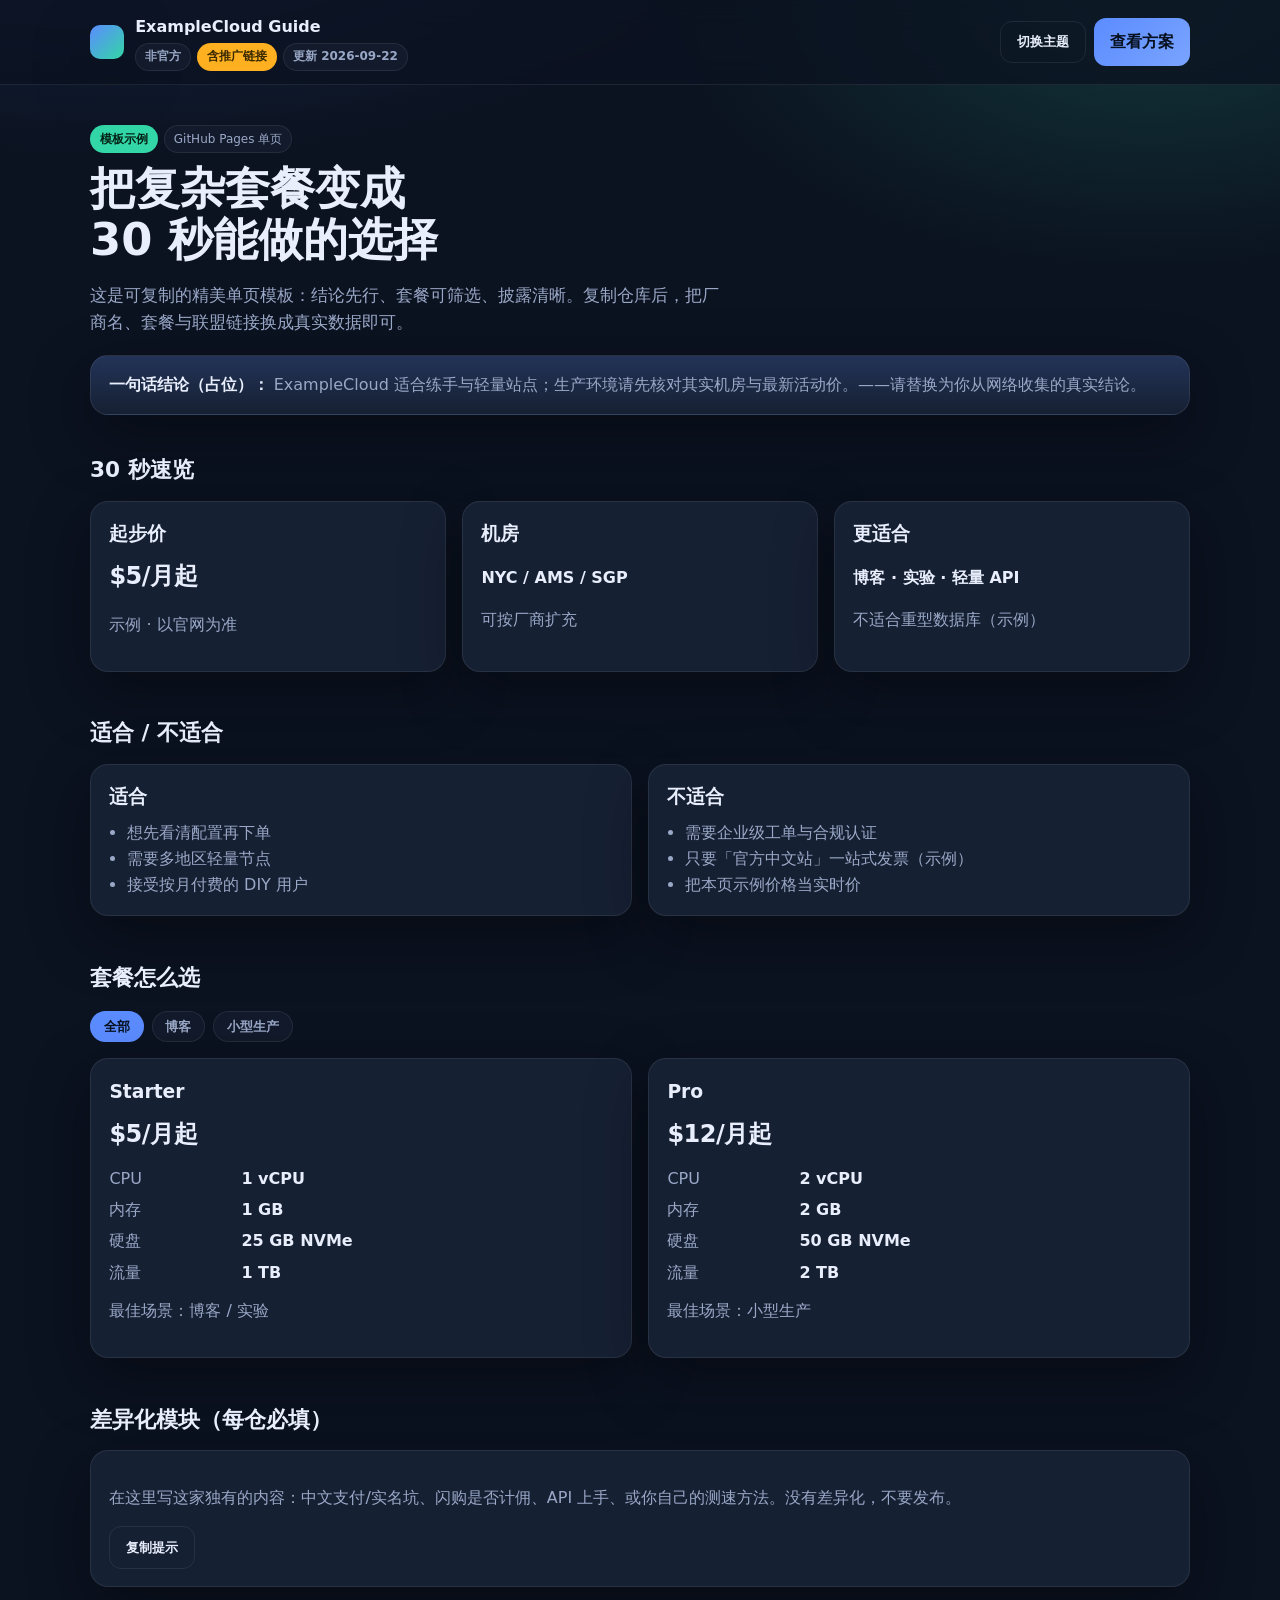
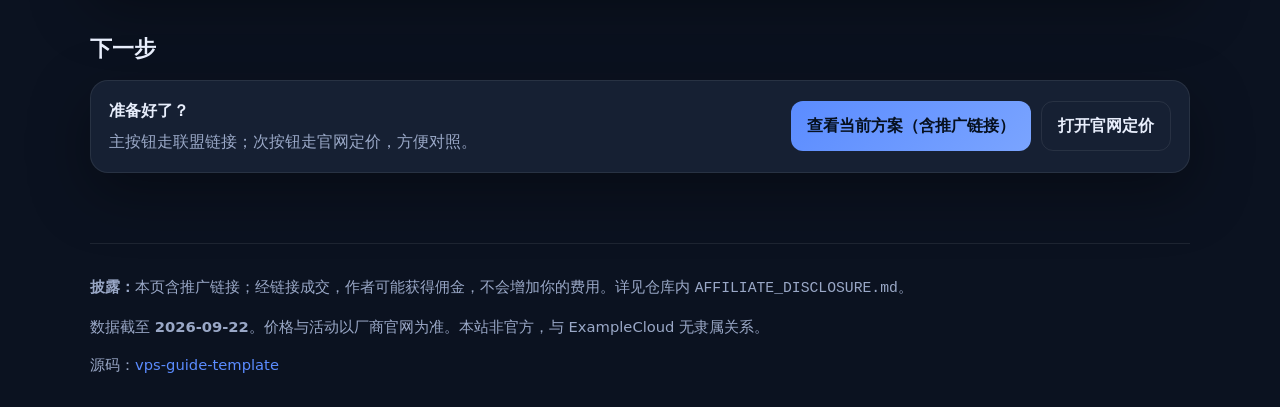
<file: site/index.html>
<!DOCTYPE html>
<html lang="zh-CN" data-theme="dark">
<head>
  <meta charset="UTF-8" />
  <meta name="viewport" content="width=device-width, initial-scale=1" />
  <title>ExampleCloud 非官方选购指南｜VPS Guide Template</title>
  <meta name="description" content="非官方选购与评测指南模板。含推广链接披露。数据请按官网最新信息更新。" />
  <meta name="robots" content="index,follow" />
  <link rel="stylesheet" href="./assets/style.css" />
</head>
<body>
  <header class="topbar">
    <div class="wrap topbar-inner">
      <div class="brand">
        <div class="logo" aria-hidden="true"></div>
        <div>
          <div>ExampleCloud Guide</div>
          <div class="badge-row" style="margin-top:.25rem">
            <span class="badge">非官方</span>
            <span class="badge warn">含推广链接</span>
            <span class="badge">更新 2026-09-22</span>
          </div>
        </div>
      </div>
      <div style="display:flex;gap:.5rem;align-items:center">
        <button class="btn btn-ghost" id="themeToggle" type="button">切换主题</button>
        <a class="btn btn-primary" href="#cta" rel="sponsored noopener">查看方案</a>
      </div>
    </div>
  </header>

  <main class="wrap">
    <section class="hero">
      <div class="badge-row">
        <span class="badge accent">模板示例</span>
        <span class="badge">GitHub Pages 单页</span>
      </div>
      <h1>把复杂套餐变成<br/>30 秒能做的选择</h1>
      <p>这是可复制的精美单页模板：结论先行、套餐可筛选、披露清晰。复制仓库后，把厂商名、套餐与联盟链接换成真实数据即可。</p>
      <div class="verdict">
        <strong>一句话结论（占位）：</strong>
        <span class="muted"> ExampleCloud 适合练手与轻量站点；生产环境请先核对其实机房与最新活动价。——请替换为你从网络收集的真实结论。</span>
      </div>
    </section>

    <section class="section">
      <h2>30 秒速览</h2>
      <div class="grid grid-3">
        <div class="card"><h3>起步价</h3><div class="price">$5/月起</div><p class="muted">示例 · 以官网为准</p></div>
        <div class="card"><h3>机房</h3><p><b>NYC / AMS / SGP</b></p><p class="muted">可按厂商扩充</p></div>
        <div class="card"><h3>更适合</h3><p><b>博客 · 实验 · 轻量 API</b></p><p class="muted">不适合重型数据库（示例）</p></div>
      </div>
    </section>

    <section class="section">
      <h2>适合 / 不适合</h2>
      <div class="grid grid-2">
        <div class="card">
          <h3>适合</h3>
          <ul class="list">
            <li>想先看清配置再下单</li>
            <li>需要多地区轻量节点</li>
            <li>接受按月付费的 DIY 用户</li>
          </ul>
        </div>
        <div class="card">
          <h3>不适合</h3>
          <ul class="list">
            <li>需要企业级工单与合规认证</li>
            <li>只要「官方中文站」一站式发票（示例）</li>
            <li>把本页示例价格当实时价</li>
          </ul>
        </div>
      </div>
    </section>

    <section class="section" id="plans">
      <h2>套餐怎么选</h2>
      <div class="chips">
        <button class="chip active" data-filter="all" type="button">全部</button>
        <button class="chip" data-filter="blog" type="button">博客</button>
        <button class="chip" data-filter="prod" type="button">小型生产</button>
      </div>
      <div class="grid grid-2">
        <article class="card" data-plan data-tags="blog,all">
          <h3>Starter</h3>
          <div class="price">$5/月起</div>
          <div class="kv" style="margin-top:.8rem">
            <span>CPU</span><b>1 vCPU</b>
            <span>内存</span><b>1 GB</b>
            <span>硬盘</span><b>25 GB NVMe</b>
            <span>流量</span><b>1 TB</b>
          </div>
          <p class="muted" style="margin-top:.8rem">最佳场景：博客 / 实验</p>
        </article>
        <article class="card" data-plan data-tags="prod,all">
          <h3>Pro</h3>
          <div class="price">$12/月起</div>
          <div class="kv" style="margin-top:.8rem">
            <span>CPU</span><b>2 vCPU</b>
            <span>内存</span><b>2 GB</b>
            <span>硬盘</span><b>50 GB NVMe</b>
            <span>流量</span><b>2 TB</b>
          </div>
          <p class="muted" style="margin-top:.8rem">最佳场景：小型生产</p>
        </article>
      </div>
    </section>

    <section class="section">
      <h2>差异化模块（每仓必填）</h2>
      <div class="card">
        <p class="muted">在这里写这家独有的内容：中文支付/实名坑、闪购是否计佣、API 上手、或你自己的测速方法。没有差异化，不要发布。</p>
        <button class="btn btn-ghost" type="button" data-copy="先看官网实时价，再决定是否走推广链接">复制提示</button>
      </div>
    </section>

    <section class="section" id="cta">
      <h2>下一步</h2>
      <div class="card" style="display:flex;flex-wrap:wrap;gap:.8rem;align-items:center;justify-content:space-between">
        <div>
          <strong>准备好了？</strong>
          <p class="muted" style="margin:.3rem 0 0">主按钮走联盟链接；次按钮走官网定价，方便对照。</p>
        </div>
        <div style="display:flex;gap:.6rem;flex-wrap:wrap">
          <a class="btn btn-primary" href="https://example.com" rel="sponsored noopener" target="_blank">查看当前方案（含推广链接）</a>
          <a class="btn btn-ghost" href="https://example.com/pricing" rel="noopener" target="_blank">打开官网定价</a>
        </div>
      </div>
    </section>

    <footer class="footer">
      <p><strong>披露：</strong>本页含推广链接；经链接成交，作者可能获得佣金，不会增加你的费用。详见仓库内 <code>AFFILIATE_DISCLOSURE.md</code>。</p>
      <p>数据截至 <strong>2026-09-22</strong>。价格与活动以厂商官网为准。本站非官方，与 ExampleCloud 无隶属关系。</p>
      <p>源码：<a href="https://github.com/syzz1005/vps-guide-template">vps-guide-template</a></p>
    </footer>
  </main>
  <script src="./assets/app.js"></script>
</body>
</html>
</file>
<file: site/assets/style.css>
:root {
  --bg: #0b1220;
  --bg2: #121a2b;
  --card: #162033;
  --text: #e8eefc;
  --muted: #9aa8c7;
  --line: rgba(255,255,255,.08);
  --brand: #5b8cff;
  --brand2: #33d6a6;
  --warn: #ffb020;
  --danger: #ff6b7a;
  --shadow: 0 20px 60px rgba(0,0,0,.35);
  --radius: 18px;
  --font: ui-sans-serif, system-ui, -apple-system, "Segoe UI", Roboto, "PingFang SC", "Noto Sans SC", sans-serif;
}
[data-theme="light"] {
  --bg: #f4f7ff;
  --bg2: #ffffff;
  --card: #ffffff;
  --text: #142033;
  --muted: #5b6b86;
  --line: rgba(20,32,51,.1);
  --shadow: 0 16px 40px rgba(30,60,120,.12);
}
* { box-sizing: border-box; }
html { scroll-behavior: smooth; }
body {
  margin: 0;
  font-family: var(--font);
  background:
    radial-gradient(1200px 600px at 10% -10%, rgba(91,140,255,.25), transparent 60%),
    radial-gradient(900px 500px at 90% 0%, rgba(51,214,166,.18), transparent 55%),
    var(--bg);
  color: var(--text);
  line-height: 1.6;
}
a { color: var(--brand); text-decoration: none; }
a:hover { text-decoration: underline; }
.wrap { width: min(1100px, calc(100% - 2rem)); margin: 0 auto; }
.topbar {
  position: sticky; top: 0; z-index: 20;
  backdrop-filter: blur(14px);
  background: color-mix(in srgb, var(--bg) 75%, transparent);
  border-bottom: 1px solid var(--line);
}
.topbar-inner {
  display: flex; align-items: center; justify-content: space-between;
  gap: 1rem; padding: .85rem 0;
}
.brand {
  display: flex; align-items: center; gap: .7rem; font-weight: 700;
}
.logo {
  width: 34px; height: 34px; border-radius: 10px;
  background: linear-gradient(135deg, var(--brand), var(--brand2));
  box-shadow: var(--shadow);
}
.badge-row { display: flex; flex-wrap: wrap; gap: .4rem; }
.badge {
  font-size: .75rem; padding: .2rem .55rem; border-radius: 999px;
  border: 1px solid var(--line); color: var(--muted); background: var(--bg2);
}
.badge.accent { color: #042015; background: var(--brand2); border-color: transparent; font-weight: 700; }
.badge.warn { color: #3b2a00; background: var(--warn); border-color: transparent; font-weight: 700; }
.btn {
  display: inline-flex; align-items: center; justify-content: center; gap: .4rem;
  border: 0; border-radius: 12px; padding: .7rem 1rem; font-weight: 700;
  cursor: pointer; text-decoration: none !important;
}
.btn-primary { background: linear-gradient(135deg, var(--brand), #7aa4ff); color: #06101f; }
.btn-ghost { background: transparent; color: var(--text); border: 1px solid var(--line); }
.hero { padding: 2.5rem 0 1rem; }
.hero h1 { font-size: clamp(1.8rem, 4vw, 2.8rem); line-height: 1.15; margin: .6rem 0; }
.hero p { color: var(--muted); font-size: 1.05rem; max-width: 60ch; }
.verdict {
  margin-top: 1.2rem; padding: 1rem 1.1rem; border-radius: var(--radius);
  background: linear-gradient(180deg, color-mix(in srgb, var(--brand) 18%, var(--card)), var(--card));
  border: 1px solid var(--line); box-shadow: var(--shadow);
}
.grid { display: grid; gap: 1rem; }
.grid-3 { grid-template-columns: repeat(3, 1fr); }
.grid-2 { grid-template-columns: repeat(2, 1fr); }
@media (max-width: 860px) { .grid-3, .grid-2 { grid-template-columns: 1fr; } }
.card {
  background: var(--card); border: 1px solid var(--line); border-radius: var(--radius);
  padding: 1.1rem 1.15rem; box-shadow: var(--shadow);
}
.card h3 { margin: 0 0 .5rem; }
.muted { color: var(--muted); }
.price { font-size: 1.5rem; font-weight: 800; letter-spacing: -.02em; }
.chips { display: flex; flex-wrap: wrap; gap: .5rem; margin: 1rem 0; }
.chip {
  border: 1px solid var(--line); background: var(--bg2); color: var(--muted);
  border-radius: 999px; padding: .35rem .8rem; cursor: pointer; font-weight: 600;
}
.chip.active { background: var(--brand); color: #06101f; border-color: transparent; }
.list { margin: .4rem 0 0; padding-left: 1.1rem; color: var(--muted); }
.footer {
  margin: 3rem 0 2rem; padding-top: 1rem; border-top: 1px solid var(--line);
  color: var(--muted); font-size: .92rem;
}
.section { padding: 1.4rem 0; }
.section h2 { margin: 0 0 .8rem; font-size: 1.35rem; }
.kv { display: grid; grid-template-columns: 120px 1fr; gap: .35rem .75rem; color: var(--muted); }
.kv b { color: var(--text); font-weight: 600; }
</file>
